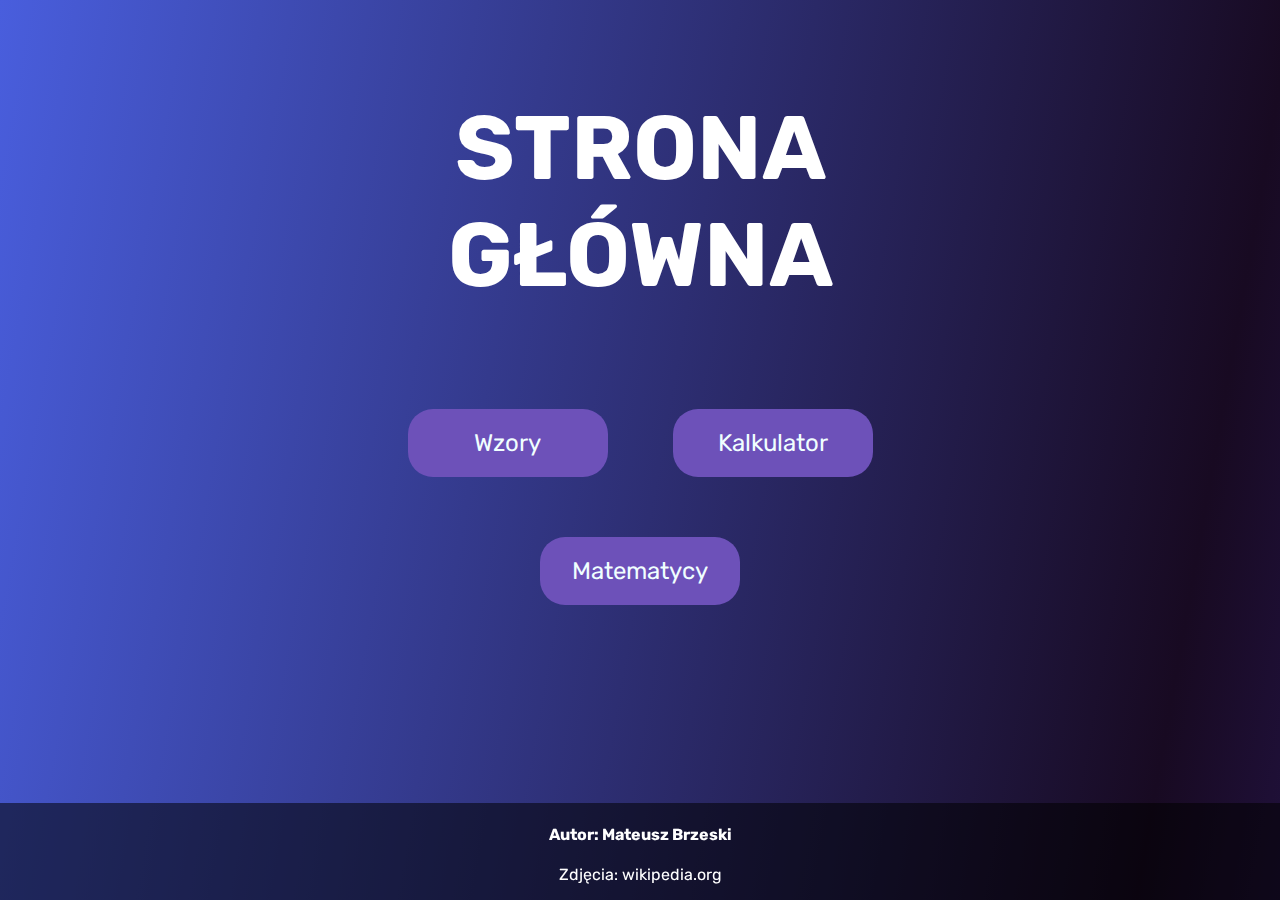
<file: index.html>
<!DOCTYPE html>
<html lang="en">
<head>
    <meta charset="UTF-8">
    <meta name="viewport" content="width=device-width, initial-scale=1.0">
    <link rel="icon" type="image/x-icon" href="foto/logo.png">
    <link rel="stylesheet" href="style.css">
    <title>Strona Główna</title>
</head>
<body class="tlo">
    <div class="tlo">
        <div id="start">
            <h1>STRONA GŁÓWNA</h1>
            <ul>
                <li><a href="wzory.html">Wzory</a></li>
                <li><a href="kalkulator.html">Kalkulator</a></li>
                <li><a href="postacie.html">Matematycy</a></li>
            </ul>
        </div>
        <footer>
            <h4>Autor: Mateusz Brzeski</h4>
            <p>Zdjęcia: wikipedia.org</p>
        </footer>
    </div>
</body>
</html>
</file>
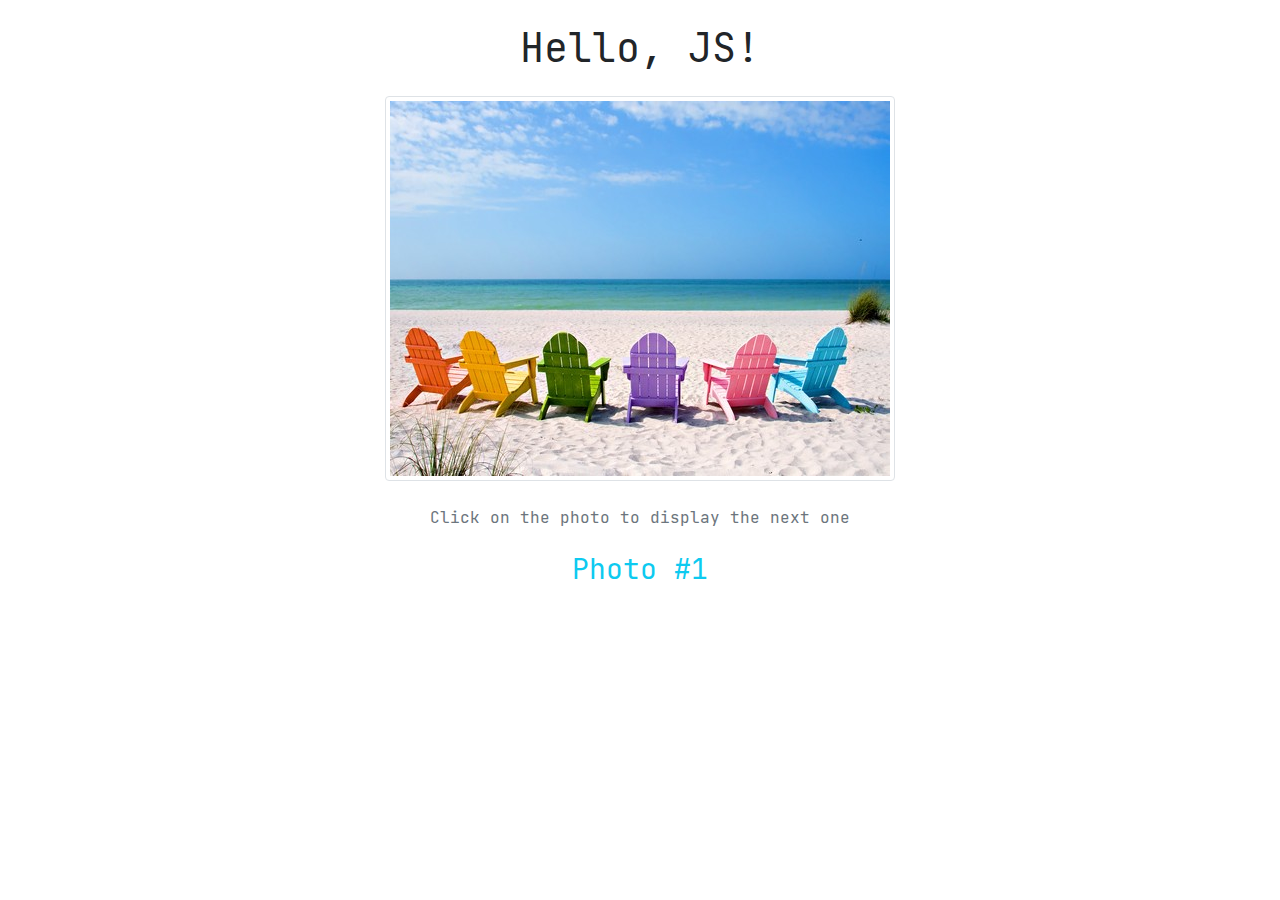
<file: js-demo-example/index.html>
<!doctype html>
<html lang="en">
  <head>
    <!-- Required meta tags -->
    <meta charset="utf-8">
    <meta name="viewport" content="width=device-width, initial-scale=1, shrink-to-fit=no">

    <!-- Bootstrap CSS -->
	<link rel="stylesheet" href="./assets/css/bootstrap.css">

    <!-- FA5 CSS -->
	<link rel="stylesheet" href="./assets/fa/css/all.css">

	<!-- Custom CSS -->
	<link rel="stylesheet" href="./assets/css/style.css">

	<title>Hello, JS!</title>
	
  </head>
  <body>
   
	<div class="container my-4 text-center">
	
		<h1>Hello, JS!</h1>
		<div class="d-flex my-4 align-items-center justify-content-center">
			
			<img onclick="next()" id="photo" class="img-thumbnail" src="./assets/images/photo-1.jpg">

		</div>
		
		<p class="text-muted my-4">Click on the photo to display the next one</p>
		
		<h3 id="caption" class="text-info">Photo #1</h3>
		
	</div>
   
  </body>
  <script src="./assets/app/app.js"></script>
</html>
</file>
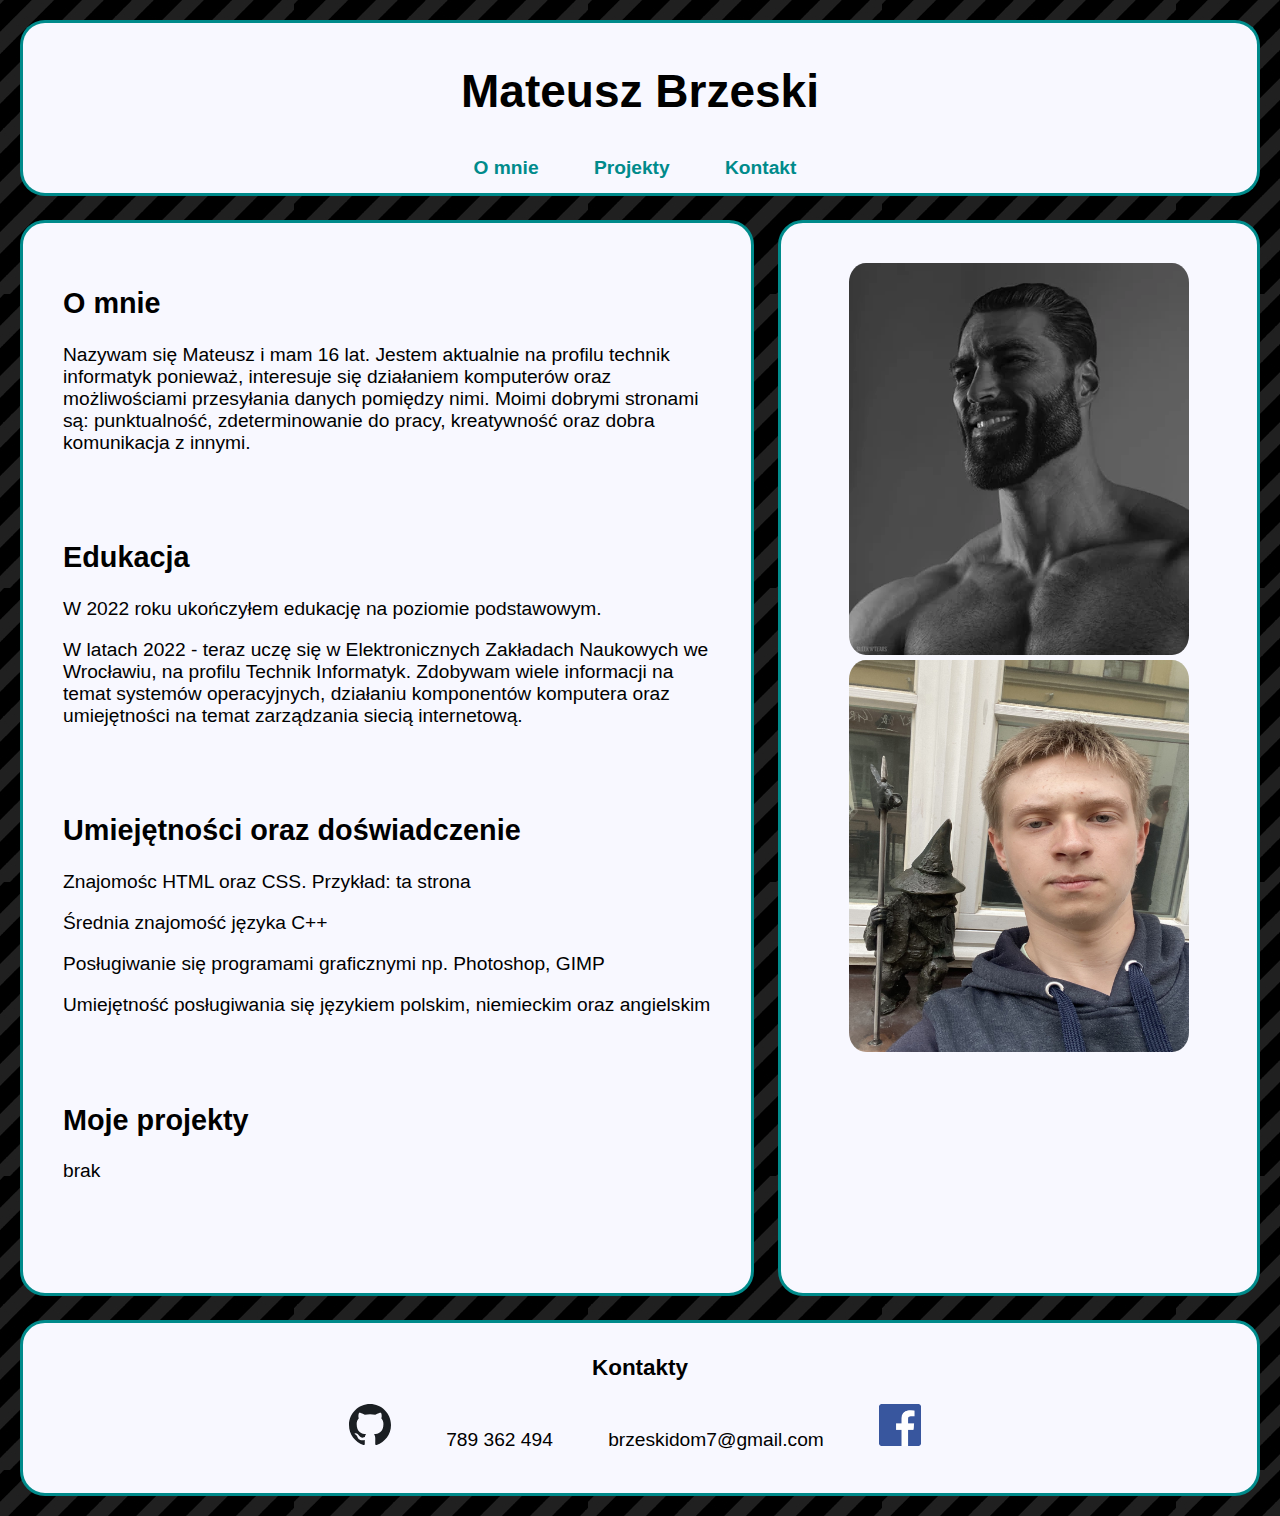
<file: strona/index.html>
<!DOCTYPE html>
<html lang="en">
<head>
    <meta charset="UTF-8">
    <meta name="author" content="Kozzu">
    <link rel="stylesheet" href="style.css">
    <meta name="viewport" content="width=device-width, initial-scale=1.0">
    <title>Mateusz Brzeski</title>
</head>
<body>
    <main>
        <div class="g1">
            <h1>Mateusz Brzeski</h1>
        </div>
        <div class="g2">
            <h2 id="o_mnie">O mnie</h2>
            <p>Nazywam się Mateusz i mam 16 lat. Jestem aktualnie na profilu technik informatyk ponieważ, interesuje się działaniem komputerów oraz możliwościami przesyłania danych pomiędzy nimi. Moimi dobrymi stronami są: punktualność, zdeterminowanie do pracy, kreatywność oraz dobra komunikacja z innymi.</p>
            <br>
            <br>
            <h2>Edukacja</h2>
            <p>W 2022 roku ukończyłem edukację na poziomie podstawowym.</p>
            <p>W latach 2022 - teraz uczę się w Elektronicznych Zakładach Naukowych we Wrocławiu, na profilu Technik Informatyk. Zdobywam wiele informacji na temat systemów operacyjnych, działaniu komponentów komputera oraz umiejętności na temat zarządzania siecią internetową.</p>
            <br>
            <br>
            <h2>Umiejętności oraz doświadczenie</h2>
            <p>Znajomośc HTML oraz CSS. Przykład: ta strona</p>
            <p>Średnia znajomość języka C++</p>
            <p>Posługiwanie się programami graficznymi np. Photoshop, GIMP</p>
            <p>Umiejętność posługiwania się językiem polskim, niemieckim oraz angielskim</p>
            <br>
            <br>
            <h2 id="projekt">Moje projekty</h2>
            <p>brak</p>
        </div>
        <div class="g2" id="zdj">
            <img src="Gigachad.webp" alt="Moje zdjęcie">
            <img src="ja.jpg" alt="Moje zdjęcie">
        </div>
        <div class="g5" id="Kontakt">
            <h3>Kontakty</h3>
            <ul class="stopa">
                <li><a href="https://github.com/Kozzu27"><img src="github.svg" alt="link do githuba" style="width:42px;height:42px;"></a></li>
                <li>789 362 494</li>
                <li>brzeskidom7@gmail.com</li>
                <li><a href="https://facebook.com"><img src="Facebook_logo.png" alt="link do facebooka" style="width:42px;height:42px;"></a></li>
            </ul>
        </div>
        <div class="g6">
            <ul>
                <li><a href="#o_mnie">O mnie</a></li>
                <li><a href="#projekt">Projekty</a></li>
                <li><a href="#Kontakt">Kontakt</a></li>
            </ul>
        </div>
    </main>
</body>
</html>
</file>
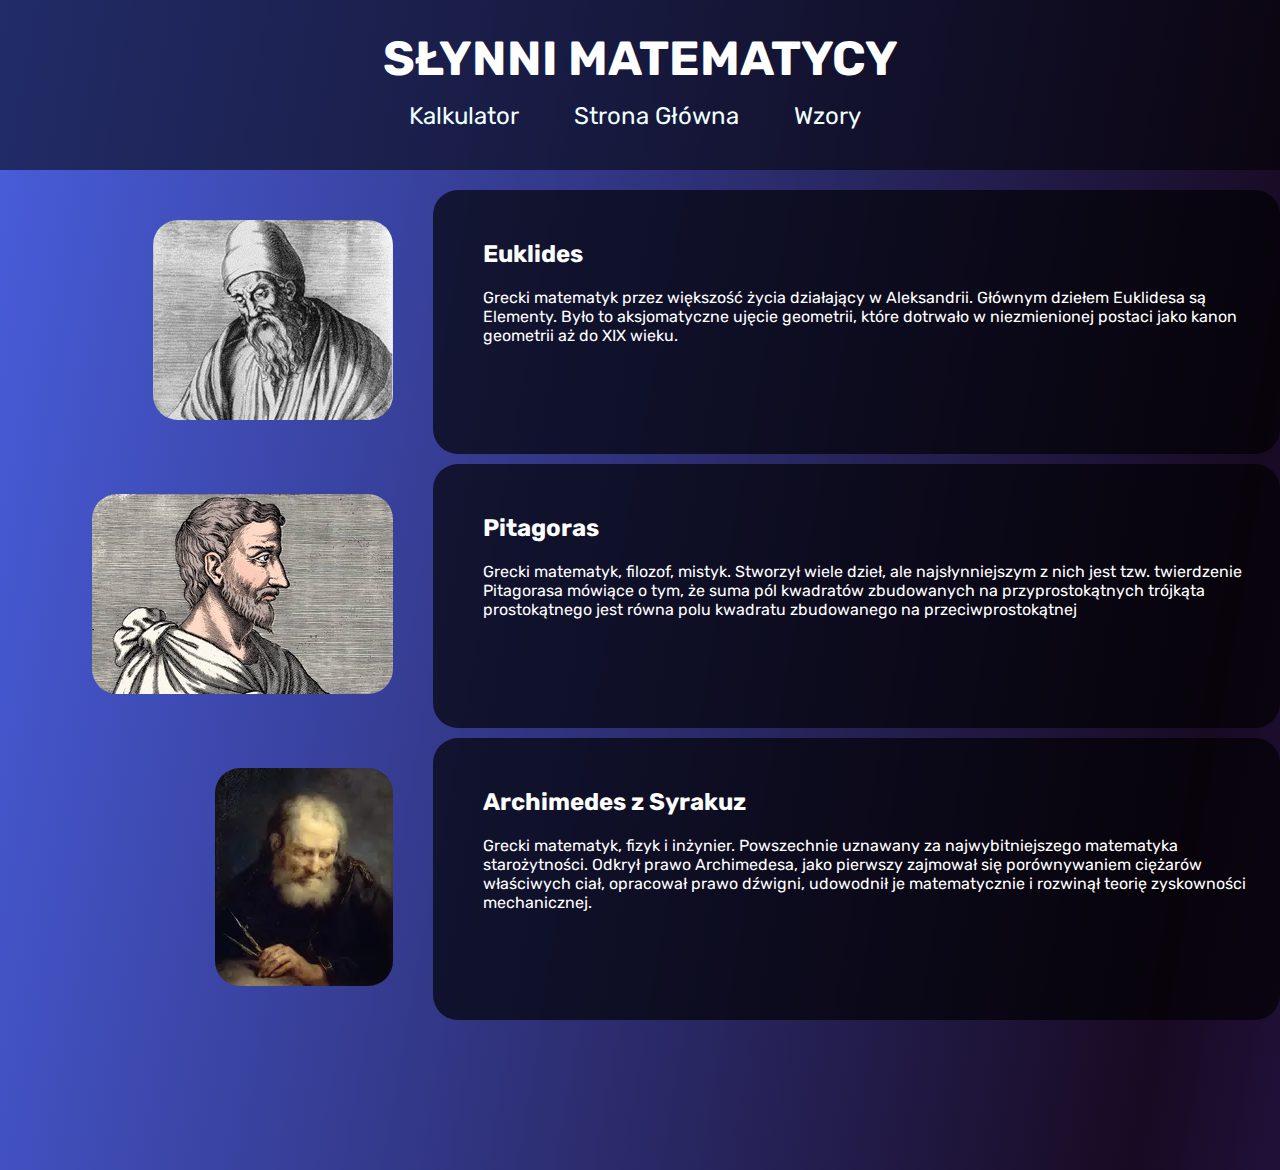
<file: postacie.html>
<!DOCTYPE html>
<html lang="en">
<head>
    <meta charset="UTF-8">
    <meta name="viewport" content="width=device-width, initial-scale=1.0">
    <link rel="icon" type="image/x-icon" href="foto/logo.png">
    <link rel="stylesheet" href="style.css">
    <title>Wzory Matematyczne</title>
</head>
<body>
    <div class="tlo">
        <div id="tytul">
            <h1>SŁYNNI MATEMATYCY</h1>
            <ul>
                <li><a id="menu" href="kalkulator.html">Kalkulator</a></li>
                <li><a id="menu" href="index.html">Strona Główna</a></li>
                <li><a id="menu" href="wzory.html">Wzory</a></li>
            </ul>
        </div>
        
        <main>
            <div id="prawa">
                <img src="foto/Euklides.jpg" alt="Euklides">
            </div>
            <div id="lewa">
                <h2>Euklides</h2>
                <p>Grecki matematyk przez większość życia działający w Aleksandrii. Głównym dziełem Euklidesa są Elementy. Było to aksjomatyczne ujęcie geometrii, które dotrwało w niezmienionej postaci jako kanon geometrii aż do XIX wieku.</p>
            </div>
            <div id="prawa"><img src="foto/pitagoras.jpg" alt="Pitagoras"></div>
            <div id="lewa">
                <h2>Pitagoras</h2>
                <p>Grecki matematyk, filozof, mistyk. Stworzył wiele dzieł, ale najsłynniejszym z nich jest tzw. twierdzenie Pitagorasa mówiące o tym, że suma pól kwadratów zbudowanych na przyprostokątnych trójkąta prostokątnego jest równa polu kwadratu zbudowanego na przeciwprostokątnej</p>
            </div>
            <div id="prawa">
                <img src="foto/Archimedes.webp" alt="Archimedes">
            </div>
            <div id="lewa">
                <h2>Archimedes z Syrakuz</h2>
                <p>Grecki matematyk, fizyk i inżynier. Powszechnie uznawany za najwybitniejszego matematyka starożytności. Odkrył prawo Archimedesa, jako pierwszy zajmował się porównywaniem ciężarów właściwych ciał, opracował prawo dźwigni, udowodnił je matematycznie i rozwinął teorię zyskowności mechanicznej.</p>
            </div>
        </main>

    </div>
</body>
</html>
</file>
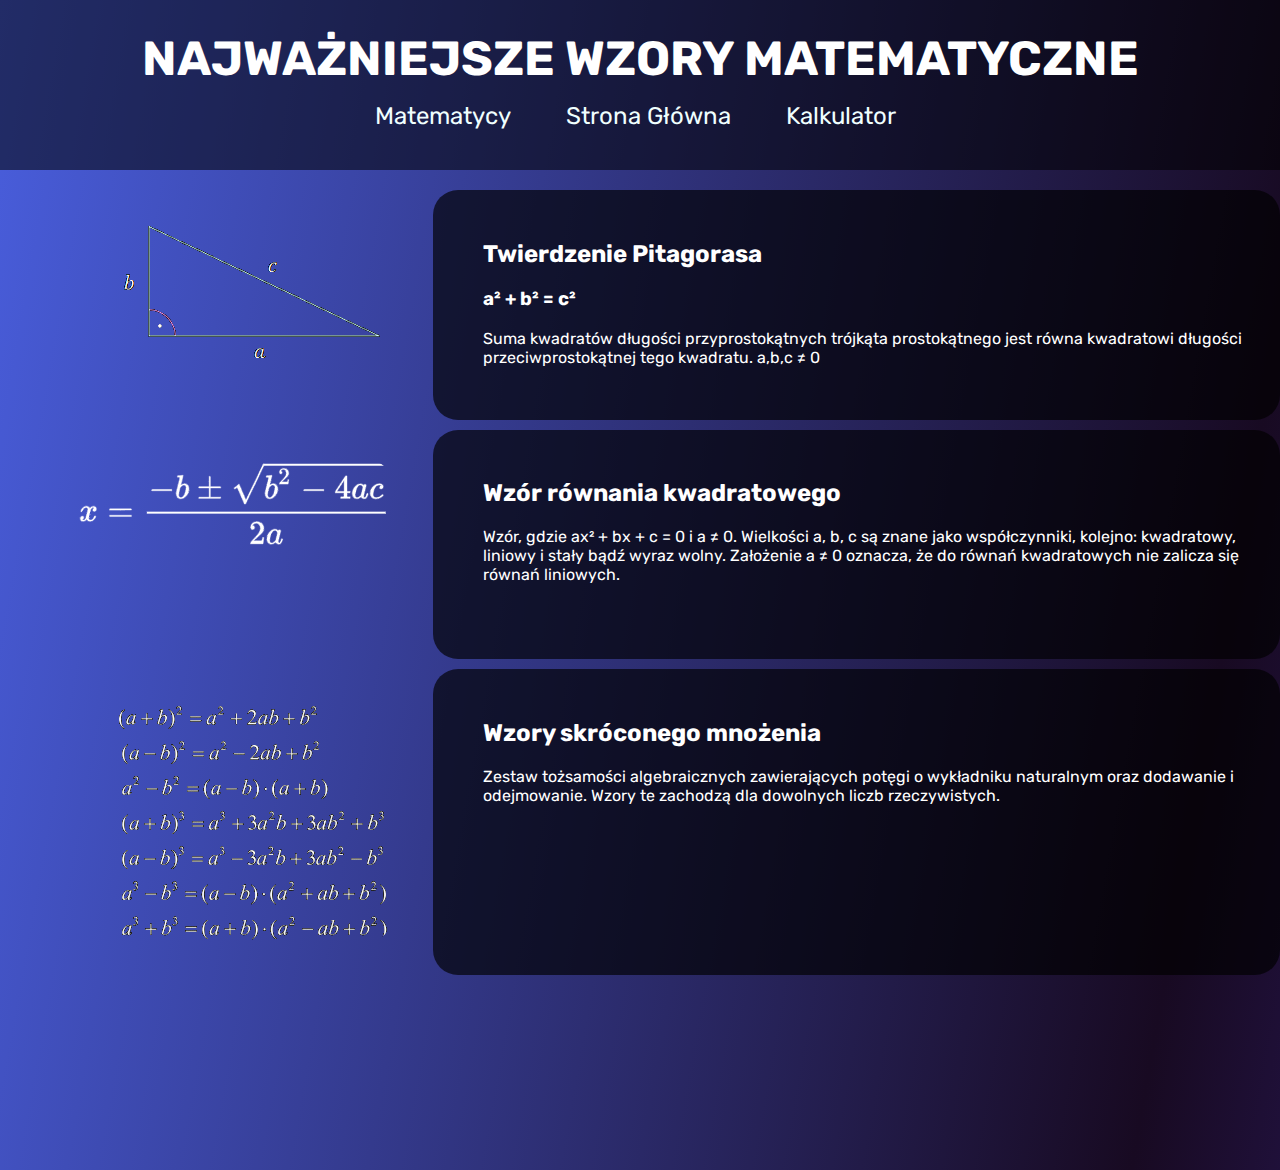
<file: wzory.html>
<!DOCTYPE html>
<html lang="en">
<head>
    <meta charset="UTF-8">
    <meta name="viewport" content="width=device-width, initial-scale=1.0">
    <link rel="icon" type="image/x-icon" href="foto/logo.png">
    <link rel="stylesheet" href="style.css">
    <title>Wzory Matematyczne</title>
</head>
<body>
    <div class="tlo">
        <div id="tytul">
            <h1>NAJWAŻNIEJSZE WZORY MATEMATYCZNE</h1>
            <ul>
                <li><a id="menu" href="postacie.html">Matematycy</a></li>
                <li><a id="menu" href="index.html">Strona Główna</a></li>
                <li><a id="menu" href="kalkulator.html">Kalkulator</a></li>
            </ul>
        </div>
        
        <main>
            <div id="prawa">
                <img src="foto/pitagoras_wzor.png" alt="Twierdzenie Pitagorasa">
            </div>
            <div id="lewa">
                <h2>Twierdzenie Pitagorasa</h2>
                <h3>a² + b² = c²</h3>
                <p>Suma kwadratów długości przyprostokątnych trójkąta prostokątnego jest równa kwadratowi długości przeciwprostokątnej tego kwadratu. a,b,c ≠ 0 </p>
            </div>
            <div id="prawa"><img src="foto/quadratic.png" alt="Wzór równania kwadratowego"></div>
            <div id="lewa">
                <h2>Wzór równania kwadratowego</h2>
                <p>Wzór, gdzie ax² + bx + c = 0 i a ≠ 0. Wielkości a, b, c są znane jako współczynniki, kolejno: kwadratowy, liniowy i stały bądź wyraz wolny. Założenie a ≠ 0 oznacza, że do równań kwadratowych nie zalicza się równań liniowych.</p>
            </div>
            <div id="prawa">
                <img src="foto/mnozenie.png" alt="Wzory skróconego mnożenia">
            </div>
            <div id="lewa">
                <h2>Wzory skróconego mnożenia</h2>
                <p>Zestaw tożsamości algebraicznych zawierających potęgi o wykładniku naturalnym oraz dodawanie i odejmowanie. Wzory te zachodzą dla dowolnych liczb rzeczywistych.</p>
            </div>
        </main>

    </div>
</body>
</html>
</file>
<file: style.css>
@font-face {
    font-family: myfont;
    src: url(font/Rubik-VariableFont_wght.ttf);
}
html, body {
    width: 100%;
    height: 100%;
}
body{
    margin: 0;
    display: flex;
    justify-content: center;
    align-items: center;
    height: 110vh;
    background-color: #5b42f3;
}
#kalkulator {
    height: 700px;
    max-width: 450px;
    background-color: hsl(252, 7%, 14%);
    border-radius: 25px;
    overflow: hidden;
    margin-right: auto;
    margin-left: auto;
    text-align: center;
    margin-top: 50px;
}
#przyciski{
    text-align: center;
    border-radius: 25px;
    display: grid;
    grid-template-columns: repeat(4, 1fr);
    gap: 10px;
    padding: 15px;
}
#display {
    width: 90%;
    margin-inline: auto;
    margin-top: 2px;
    padding: 20px;
    font-size: 5rem;
    text-align: left;
    border: none;
    background-color: hsl(252, 5%, 20%);
    color: rgb(255, 255, 255);
    font-family: myfont;
    border-radius: 25px;
}
button{
    text-align: center;
    width: 100px;
    margin: -2px;
    height: 100px;
    background-color: hsl(252, 5%, 20%);
    border: 2px solid #5b42f3;
    color: rgb(255, 255, 255);
    padding: 15px 32px;
    text-decoration: none;
    display: inline-block;
    border-radius: 25px;
    font-size: 120%;
    transition: background-color, 0.3s;
}
button:hover{
    background-color: rgb(109, 81, 185);
    scale: 1.06;
}
button:active{
    transform: translateY(12px);
}
#specialny{
    background-color:rgb(236, 89, 96);
}
#specialny:hover{
    background-color: rgb(109, 81, 185);
    scale: 1.06;
}
#operator{
    background-color:rgb(73, 68, 104);
}
#operator:hover{
    background-color: rgb(109, 81, 185);
    scale: 1.06;
}
#tytul {
    background-color: rgba(0, 0, 0, 0.534);
    text-align: center;
    color: white;
    padding: 40px;
    padding-top: 20px;
    margin: 0px;
    font-family:myfont;
    font-weight: bold;
    font-size: x-large;
    max-height: 170px;
}
#historia{
    text-align: center;
    color: white;
    font-family: myfont;
    font-size: large;
    background-color:rgba(0, 0, 0, 0);
    border: none;
    width: auto;
    height: auto;
    margin: auto;
    margin-right: auto;
    margin-left: auto;
    margin-inline: auto;
}
.historia{
    margin: 0;
    position: absolute;
    left: 50%;
    -ms-transform: translateX(-50%);
    transform: translateX(-50%);
}
footer{
    background-color: rgba(0, 0, 0, 0.534);
    position: fixed;
    left: 0;
    bottom: 0;
    width: 100%;
    text-align: center;
    color: white;
    font-family:myfont;
}
#start{
    text-align: center;
    color: white;
    padding: 40px;
    padding-top: 20px;
    margin: 0;
    position: absolute;
    top: 40%;
    left: 50%;
    -ms-transform: translate(-50%, -50%);
    transform: translate(-50%, -50%);
    font-family: myfont;
    font-weight: bold;
    font-size: x-large;
    max-height: 170px;
}
#start h1{
    font-size: 90px;
}
h1{
    font-family: myfont;
    margin: 0;
    margin-top: 10px;
    padding: 0;
    color: white;
}
ul {
    list-style-type: none;
    margin: 0;
    margin-top: 15px;
}
ul li {
    display: inline;
    margin-right: 50px;
    color: azure;
}
a{
    color: azure;
    text-decoration: none;
    cursor:default;
    font-weight: normal;
    transition: background-color, 0.5s;
}
a#menu:hover{
    color:cornflowerblue;
    font-weight: bold;
}
.tlo {
    width: 100%;
    height: 100%;
    background: linear-gradient(280deg,#5b42f3,#180a22,#495edd);
    background-size: 180% 180%;
    animation: gradient-animation 24s ease infinite;
  }
  
  @keyframes gradient-animation {
    0% {
      background-position: 0% 50%;
    }
    50% {
      background-position: 100% 50%;
    }
    100% {
      background-position: 0% 50%;
    }
    }
main{
    display: grid;
    grid-template-columns: 1fr 2fr;
    grid-template-rows: repeat(3, 0.75fr);
    gap: 10px;
    margin-top: 20px;
}
main > div{
    margin-left: auto;
    margin-right: auto;
    max-width: fit-content;
    padding: 30px;
    padding-left: 50px;
    color: white;
    font-family: myfont;
    border-radius: 25px;
}
#prawa{
    margin-right: 0;
    margin-left: auto;
    background-color: none;
}
#lewa{
    background-color: rgba(0, 0, 0, 0.664);
    margin-right: auto;
    margin-left: 0;
    max-width: 800px;
    display: inline-block;
}
@media(max-width: 950px){
    html{
        width: auto;
    }
    body{
        height: 200vh;
    }
    .tlo{
        height: 120%;
    }
    #tytul{
        max-height: 220px;
        transform: translateY(100px);
    }
    main{
        transform: translateY(100px);
    }
    #kalkulator{
        transform: translateY(100px);
    }
    #start ul li{
        padding: 10px;
        margin: 0;
        list-style-type: none;
        display:list-item;
    }
    #start{
        top: 20%;
        left: 50%;
        -ms-transform: translate(-50%, -50%);
        transform: translate(-50%, -50%);
    }
    img {
        width: 180px;
        height: 160px;
    }
}
@media(max-width: 1500px){
    body{
        height: 130vh;
    }
    #start ul li{
        padding: 10px;
        margin: 0
    }
    #start{
        top: 20%;
        left: 50%;
        -ms-transform: translate(-50%, -50%);
        transform: translate(-50%, -50%);
    }
}
#start ul{
    list-style-type: none;
    margin: 0;
    padding-top: 70px;
    padding-left: 0;
}
#start ul li {
    padding: 20px;
    background-color: rgb(109, 81, 185);
    border-radius: 25px;
    margin: 30px;
    width: 160px;
    display: inline-block;
    transition: background-color, 0.4s;
}
#start ul li:hover{
    background-color: rgb(152, 131, 209);
    scale: 1.3;
}
#start ul li:active{
    transform: translateY(20px);
}
img{
    border-radius: 25px;
}
</file>
<file: js-demo-example/assets/css/style.css>
@font-face {
    font-family: 'JetBrains Mono';
    src: url('../fonts/JetBrainsMono-Regular.woff2');
}

body {
    font-family: 'JetBrains Mono' !important;
}
</file>
<file: strona/style.css>
body{
    background-image: url(background.jpg);
    font-family: Arial, Helvetica, sans-serif;
}
div {
    background-color:ghostwhite;
    margin: 12px;
    border-radius: 25px;
    padding: 30px;
    font-size: 120%;
    border-style: solid;
    border-width: 3px;
    border-color: darkcyan;
}
main {
    display: grid;
    grid-template-columns: 3fr 2fr;
    grid-auto-rows: 100px;
}
div.g1 {
    grid-column: 1 / 4;
    grid-row: 1 / 2;
    margin-bottom: 0px;
    border-radius: 0px;
    border-top-left-radius: 25px;
    border-top-right-radius: 25px;
    text-align: center;
    padding: 10px;
    font-size: 23px;
    border-bottom-style: none;
}
div.g2 {
    grid-row: 3 / 14;
    padding: 40px;
}
div.g5 {
    grid-column: 1 / 4;
    grid-row: 14 / 16;
    text-align: center;
    padding: 10px;
}
div.g6 {
    grid-column: 1 / 4;
    grid-row: 2 / 3;
    margin-top: 0;
    border-radius: 0;
    border-bottom-left-radius: 25px;
    border-bottom-right-radius: 25px;
    text-align:center;
    border-top-style: none;
}
ul {
    list-style-type: none;
}
ul li {
    display: inline;
    margin-right: 50px;
}
a {
    font-weight: bold;
    color:darkcyan;
    text-decoration: none;
    cursor:default;
}
a:hover {
    position: relative;
    bottom: 5px;
}
#zdj {
    text-align: center;
}
h2:hover {
    color:darkcyan;
}
img {
    border-radius: 5%;
    width: 340px;
    height: 392px;
  }


@media(max-width: 950px){
    main {
        grid-template-columns: 1fr 0fr;
    }
    div.g1 {
        grid-column: 1;
        grid-row: 1 / 2;
        margin-bottom: 0px;
        border-radius: 0px;
        border-top-left-radius: 25px;
        border-top-right-radius: 25px;
        text-align: center;
        padding: 10px;
        font-size: 23px;
        border-bottom-style: none;
    }
    div.g2 {
        grid-row: 3 / 15;
        padding: 40px;
    }
    div.g5 {
        grid-column: 1;
        grid-row: 24 / 26;
        text-align: center;
        padding: 10px;
        font-size: 110%
    }
    div.g6 {
        grid-column: 1;
        grid-row: 2 / 3;
        margin-top: 0;
        border-radius: 0;
        border-bottom-left-radius: 25px;
        border-bottom-right-radius: 25px;
        text-align:center;
        border-top-style: none;
    }
    ul.stopa li{
    margin-right: 7px;
    }
    ul li {
        margin-right: 10px;
    }
    img {
        border-radius: 5%;
        width: 340px;
        height: 392px;
    }
    #zdj {
        grid-column: 1;
        grid-row: 15 / 24;    
    }
}
</file>
